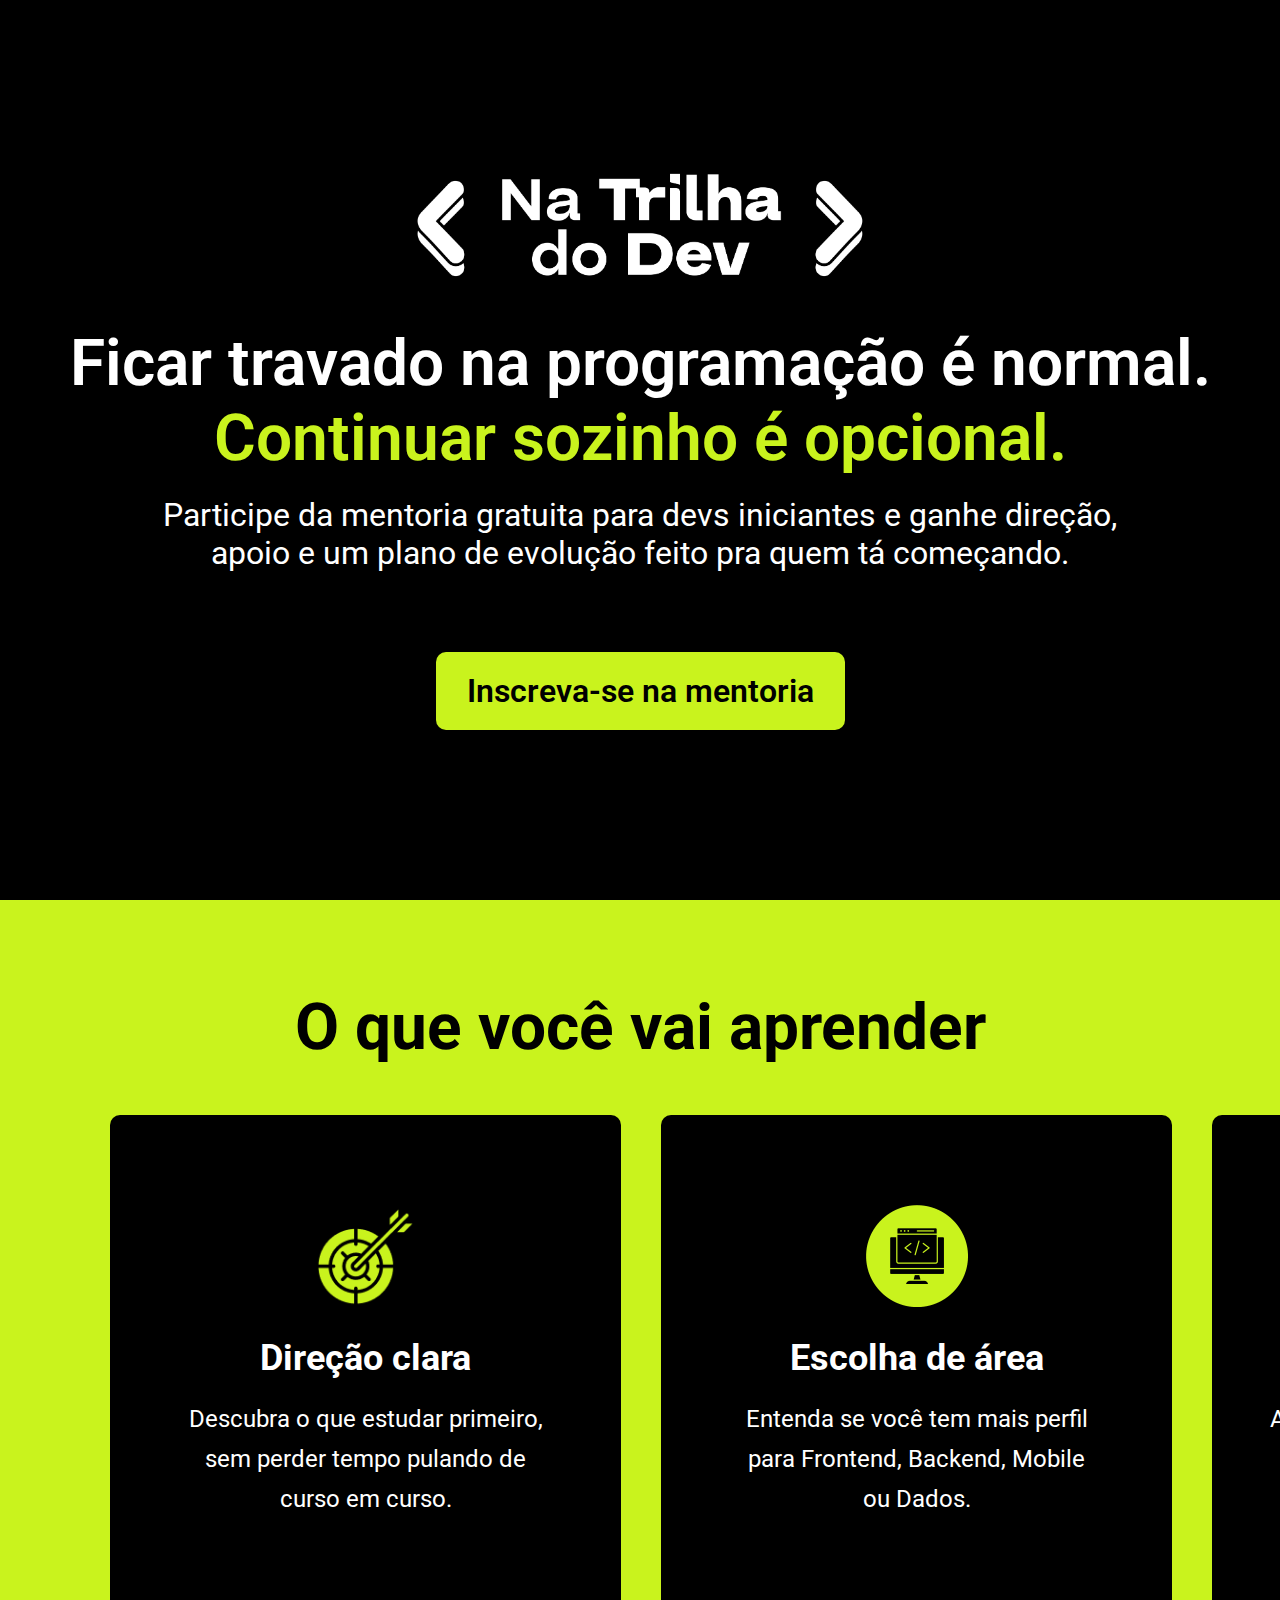
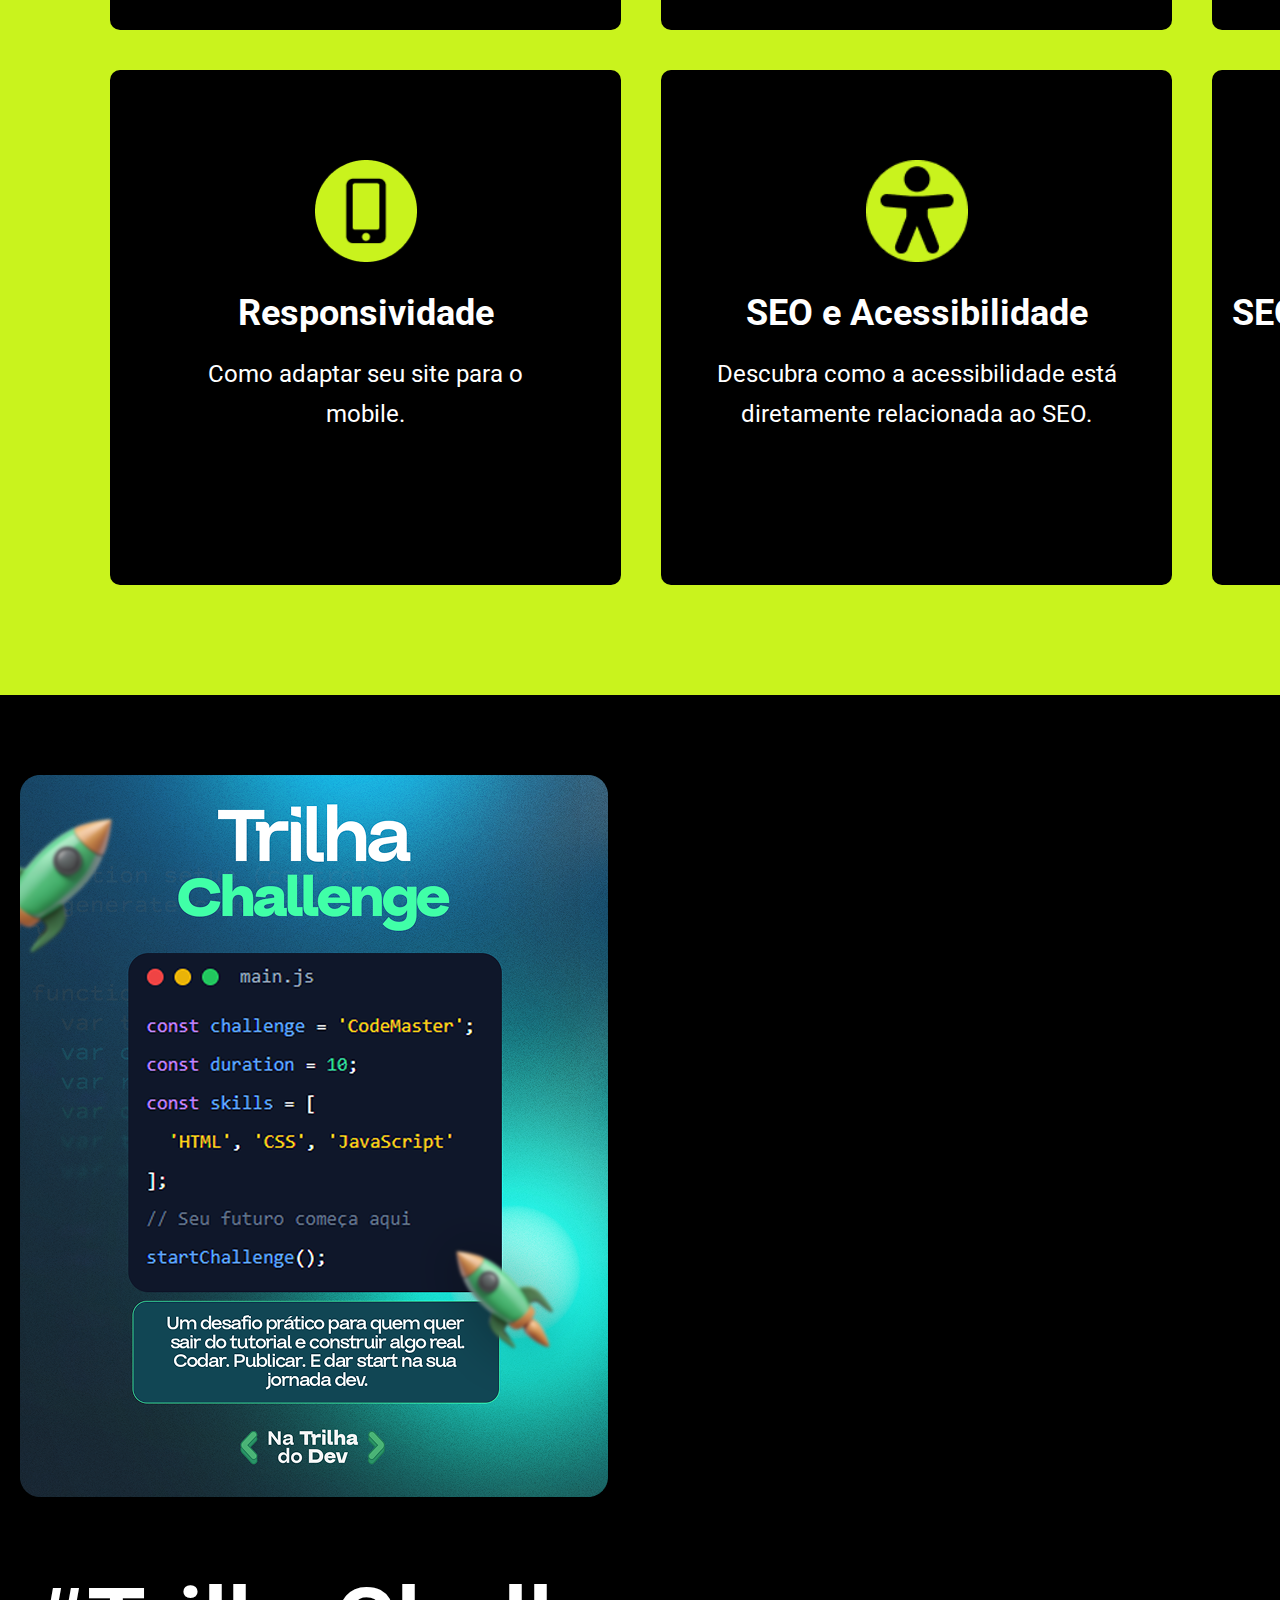
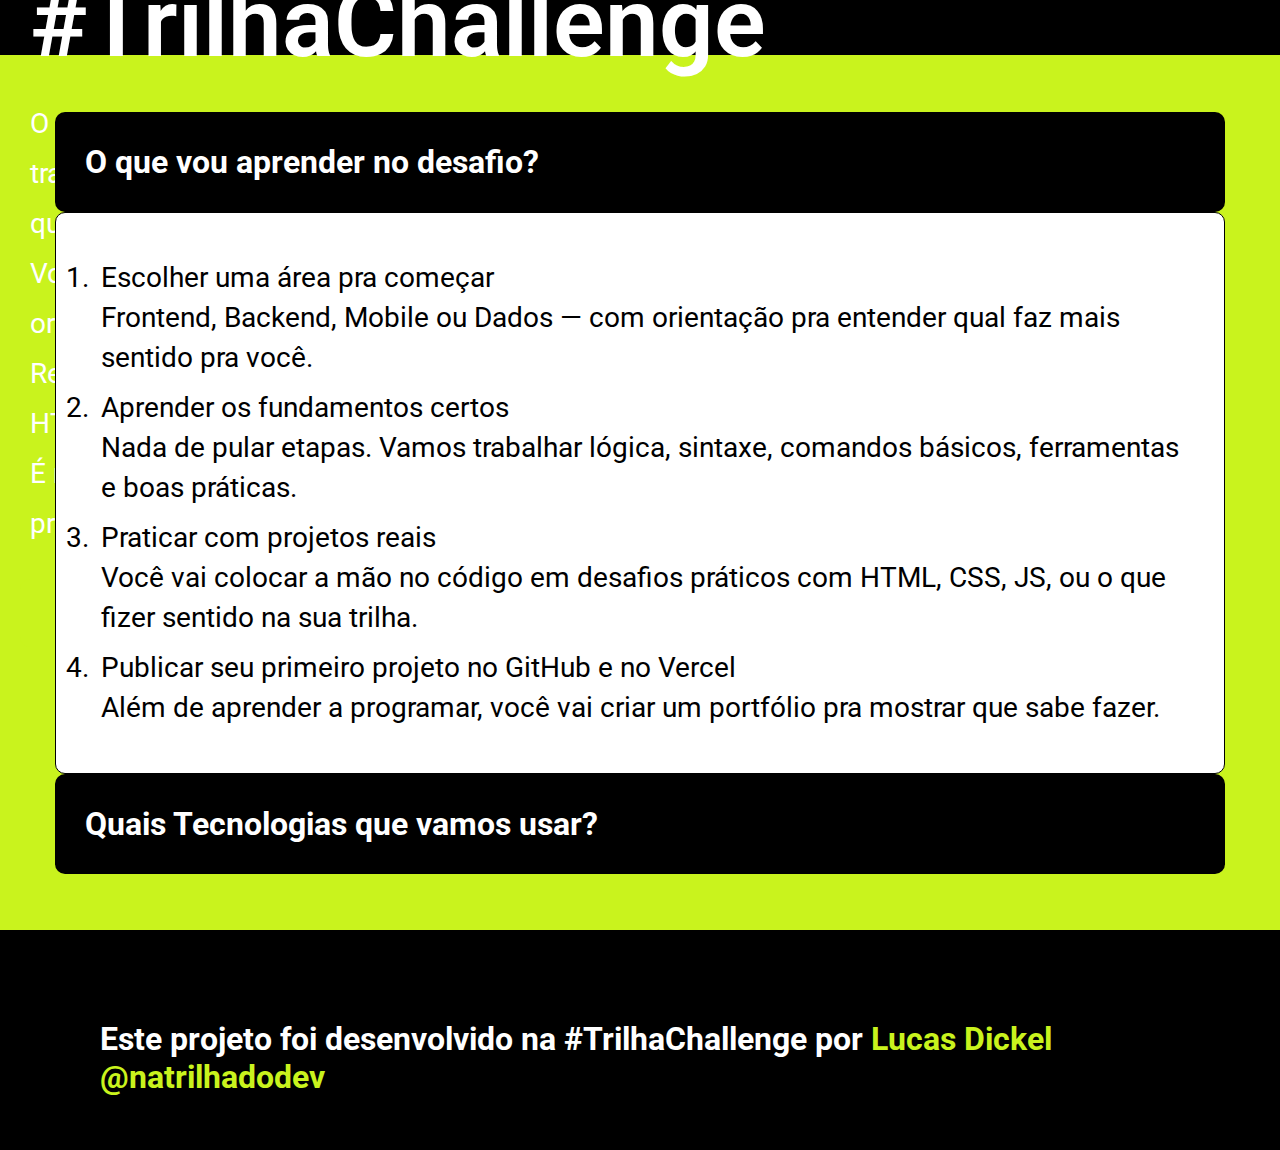
<file: index.html>
<!DOCTYPE html>
<html lang="pt-br">

    <head>
        <meta charset="UTF-8">
        <meta name="viewport" content="width=device-width, initial-scale=1.0">
        <title>Na Trilha do Dev</title>
        <link rel="stylesheet" href="estilo/style.css">
    </head>

    <body>
        <header>
            <div class="container1">
                <div class="logo">
                    <img src="imagens/logo.png" alt="imagem logo na trilha do dev">
                </div>
                <div class="textos1">
                    <h1>Ficar travado na programação é normal.</h1>
                    <h2>Continuar sozinho é opcional.</h2>
                    <p>Participe da mentoria gratuita para devs iniciantes e ganhe direção,<br>
                    apoio e um plano de evolução feito pra quem tá começando.
                    </p>
                </div>
                <div class="botao-inscrever">
                    <a href="matricula.html">Inscreva-se na mentoria</a>
                </div>
            </div>
        </header>

        <main>
            <!-- PARTE DO APRENDIZADO -->
            <section class="aprendizado">
                <h2>O que você vai aprender</h2>    
                <div class="cards">
                    <div class="card">
                        <img src="imagens/arco.png" alt="icone arco">
                        <h3>Direção clara</h3>
                        <p>Descubra o que estudar primeiro, <br> sem perder tempo pulando de <br> curso em curso.</p>
                    </div>

                    <div class="card">
                        <img src="imagens/web.png" alt="icone web">
                        <h3>Escolha de área</h3>
                        <p>Entenda se você tem mais perfil <br> para Frontend, Backend, Mobile <br> ou Dados.</p>
                    </div>

                    <div class="card">
                        <img src="imagens/duvida1.png" alt="icone duvidas">
                        <h3>Espaço para dúvidas</h3>
                        <p>Aqui você pode perguntar sem medo <br> e receber respostas humanas e <br> diretas.</p>
                    </div>

                    <div class="card">
                        <img src="imagens/smartphone 1.png" alt="icone smartphone">
                        <h3>Responsividade</h3>
                        <p>Como adaptar seu site para o <br> mobile.</p>
                    </div>

                    <div class="card">
                        <img src="imagens/Vector.png" alt="icone vector">
                        <h3>SEO e Acessibilidade</h3>
                        <p>Descubra como a acessibilidade está <br> diretamente relacionada ao SEO.</p>
                    </div>

                    <div class="card">
                        <img src="imagens/link.png" alt="icone link">
                        <h3>SEO Off-Page e Link Building</h3>
                        <p>Aumente a autoridade do seu site <br> com estratégias de backlinks.</p>
                    </div>
                </div>
            </section>  
            <!-- PARTE DA TRILHA -->
            <section class="trilha">
                <div class="trilha-container">
                    <div class="img-trilha">
                        <img src="imagens/imagem-trilha.png" alt="imagem #TrilhaChallenge">
                    </div>
                    <div class="textos2">
                        <h1>#TrilhaChallenge</h1>
                        <p>O #TrilhaChallenge é uma experiência prática onde você vai transformar um layout profissional em um site funcional — do jeitinho que acontece no mercado. <br>
                        Você vai receber um layout exclusivo criado no Figma, junto com orientações e prazos para colocar a mão no código. Seu objetivo? Reproduzir o layout com fidelidade, aplicando boas práticas de HTML, CSS e JavaScript (ou a stack que você estiver aprendendo). <br>
                        É mais que um exercício: é um passo real rumo ao seu portfólio profissional.
                        </p>
                        <a class="btn-trilha" href="#">Cadastre-se</a>
                    </div>
                </div>
            </section>
            <!-- PARTE DA LISTA -->
            <section class="lista">
                    <div class="bloco-lista">
                        <div class="bloco-topo">
                            <h2>O que vou aprender no desafio?</h2>
                        </div>
                        <div class="bloco-conteudo">
                            <ol>
                                <li>Escolher uma área pra começar <br> Frontend, Backend, Mobile ou Dados — com orientação pra entender qual faz mais <br> sentido pra você.</li>
                                <li>Aprender os fundamentos certos <br> Nada de pular etapas. Vamos trabalhar lógica, sintaxe, comandos básicos, ferramentas <br> e boas práticas.</li>
                                <li>Praticar com projetos reais <br> Você vai colocar a mão no código em desafios práticos com HTML, CSS, JS, ou o que <br> fizer sentido na sua trilha.</li>
                                <li>Publicar seu primeiro projeto no GitHub e no Vercel <br> Além de aprender a programar, você vai criar um portfólio pra mostrar que sabe fazer.</li>
                            </ol>
                        </div>
                        <div class="bloco-rodape">
                            <h2>Quais Tecnologias que vamos usar?</h2>
                        </div>
                    </div>
            </section>
        </main>
        <!-- RODAPE -->
        <footer class="footer-principal">
            <div class="container-footer">
                <p>Este projeto foi desenvolvido na #TrilhaChallenge por <span>Lucas Dickel</span></p>
                <a href="#">@natrilhadodev</a>
            </div>
        </footer>
    </body>
</html>
</file>
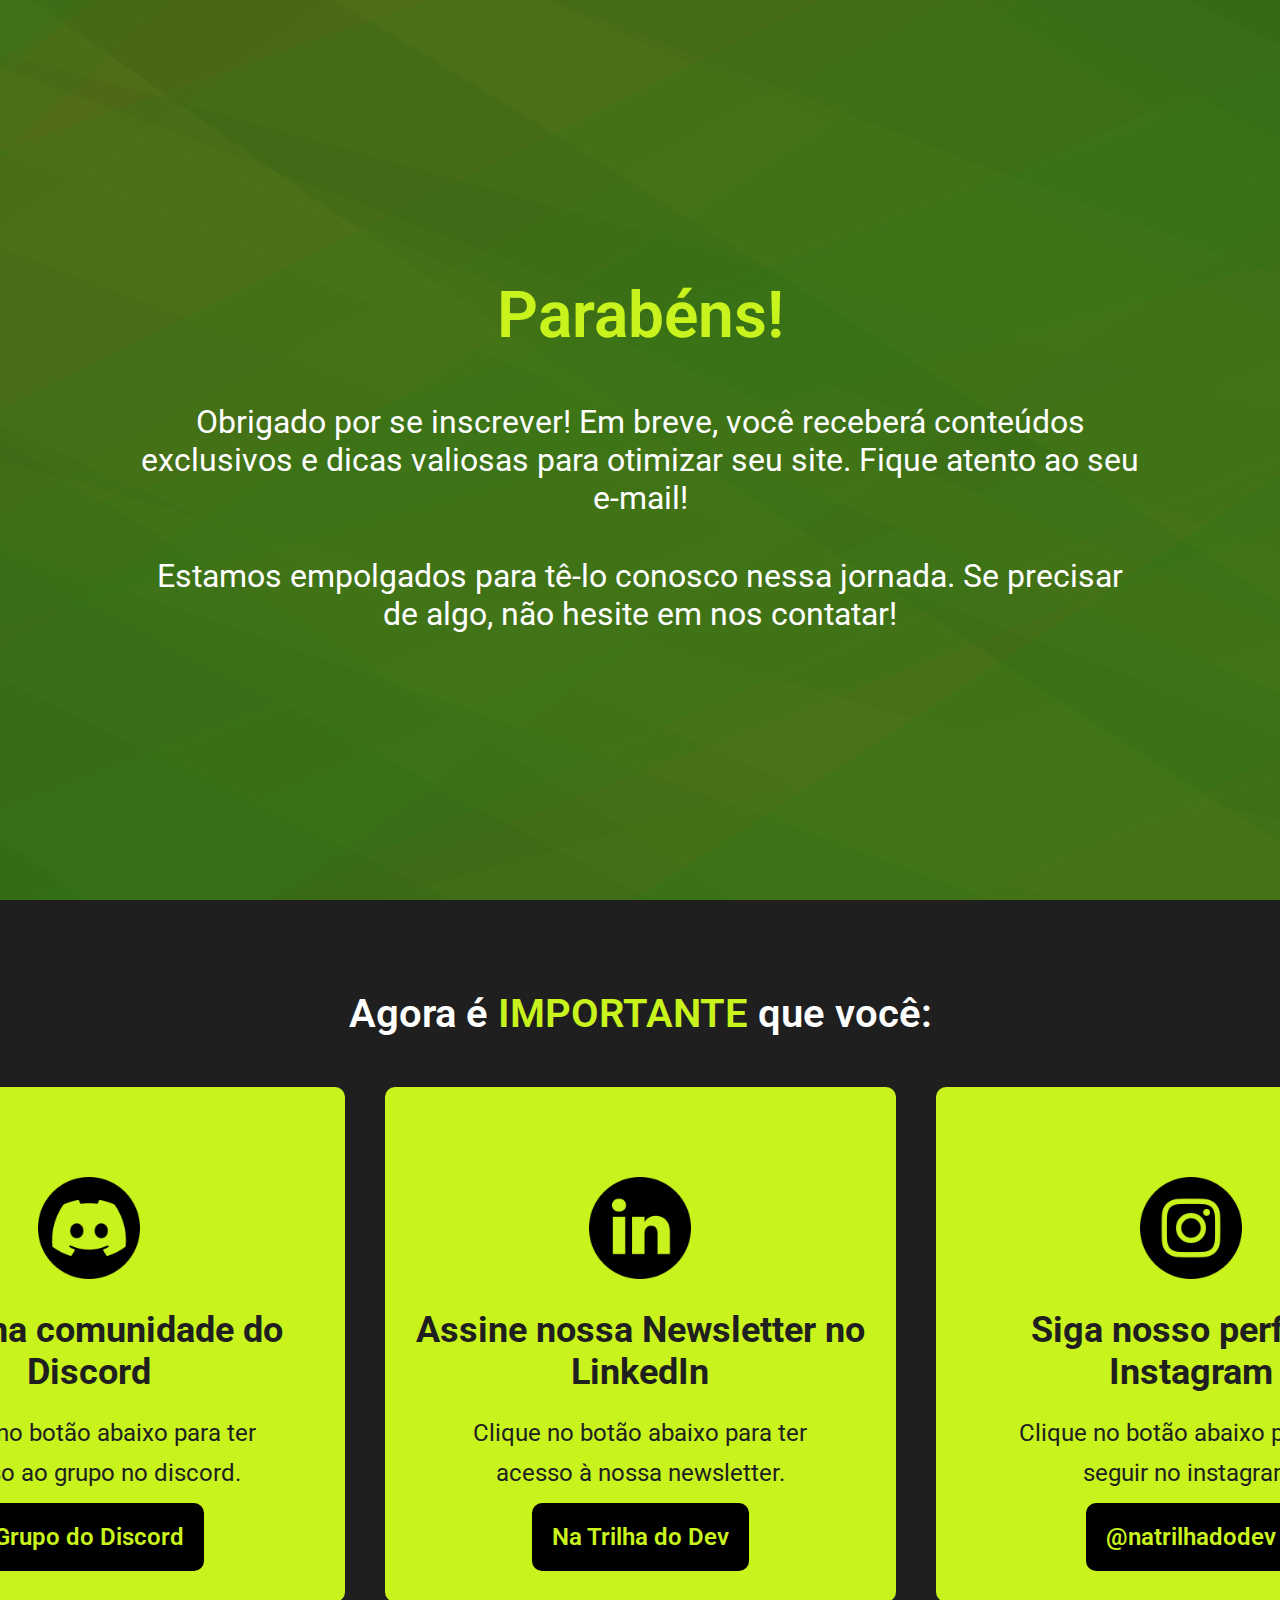
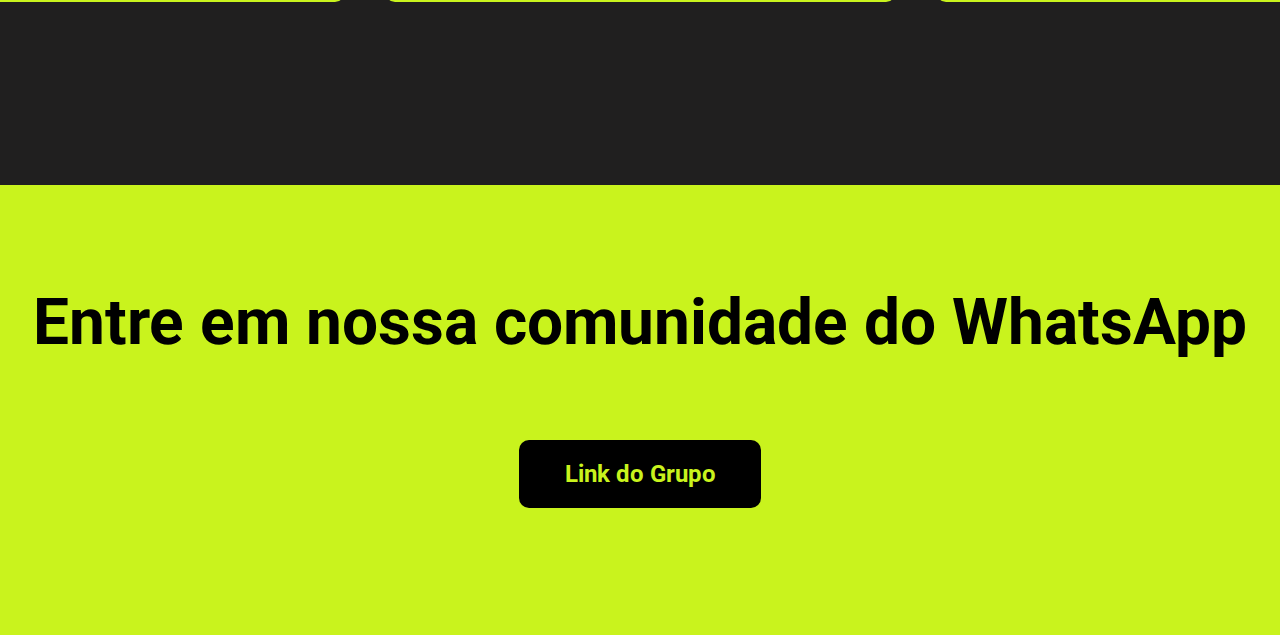
<file: matricula.html>
<!DOCTYPE html>
<html lang="pt-br">

    <head>
        <meta charset="UTF-8">
        <meta name="viewport" content="width=device-width, initial-scale=1.0">
        <title>Matricula</title>
        <link rel="stylesheet" href="estilo/style.css">
    </head>

    <body>
        <main>
            <!--PARTE 1 DO PARABENS-->
            <section class="mensagem">
                <h1>Parabéns!</h1>
                <p>Obrigado por se inscrever! Em breve, você receberá conteúdos <br> exclusivos e dicas valiosas para otimizar seu site. Fique atento ao seu <br> e-mail! </p>
                <p>Estamos empolgados para tê-lo conosco nessa jornada. Se precisar <br> de algo, não hesite em nos contatar!</p>
            </section>
            <!--PARTE DAS REDES SOCIAIS-->
            <section class="links-socias">
                <h2>Agora é <span>IMPORTANTE</span> que você:</h2>    
                <div class="cards2">
                    <div class="card2">
                        <img src="imagens/Discord.svg" alt="icone Discord">
                        <h3>Entre na comunidade do Discord</h3>
                        <p>Clique no botão abaixo para ter <br> acesso ao grupo no discord.</p>
                        <a href="#">Grupo do Discord</a>
                    </div>

                    <div class="card2">
                        <img src="imagens/Linkedin.svg" alt="icone Linkedin">
                        <h3>Assine nossa Newsletter no LinkedIn</h3>
                        <p>Clique no botão abaixo para ter <br> acesso à nossa newsletter.</p>
                        <a href="#">Na Trilha do Dev</a>
                    </div>

                    <div class="card2">
                        <img src="imagens/Instagram.svg" alt="icone Instagram">
                        <h3>Siga nosso perfil no Instagram</h3>
                        <p>Clique no botão abaixo para nos <br> seguir no instagram. </p>
                        <a href="#">@natrilhadodev</a>
                    </div>
                </div>
            </section>  
        </main>
        <!--RODAPE DA SEGUNDA PARTE-->
        <footer class="roda">
            <div class="rodape2">
                <h2>Entre em nossa comunidade do WhatsApp</h2>
                <a href="#">Link do Grupo</a>
            </div>
        </footer>
    </body>
</html>
</file>
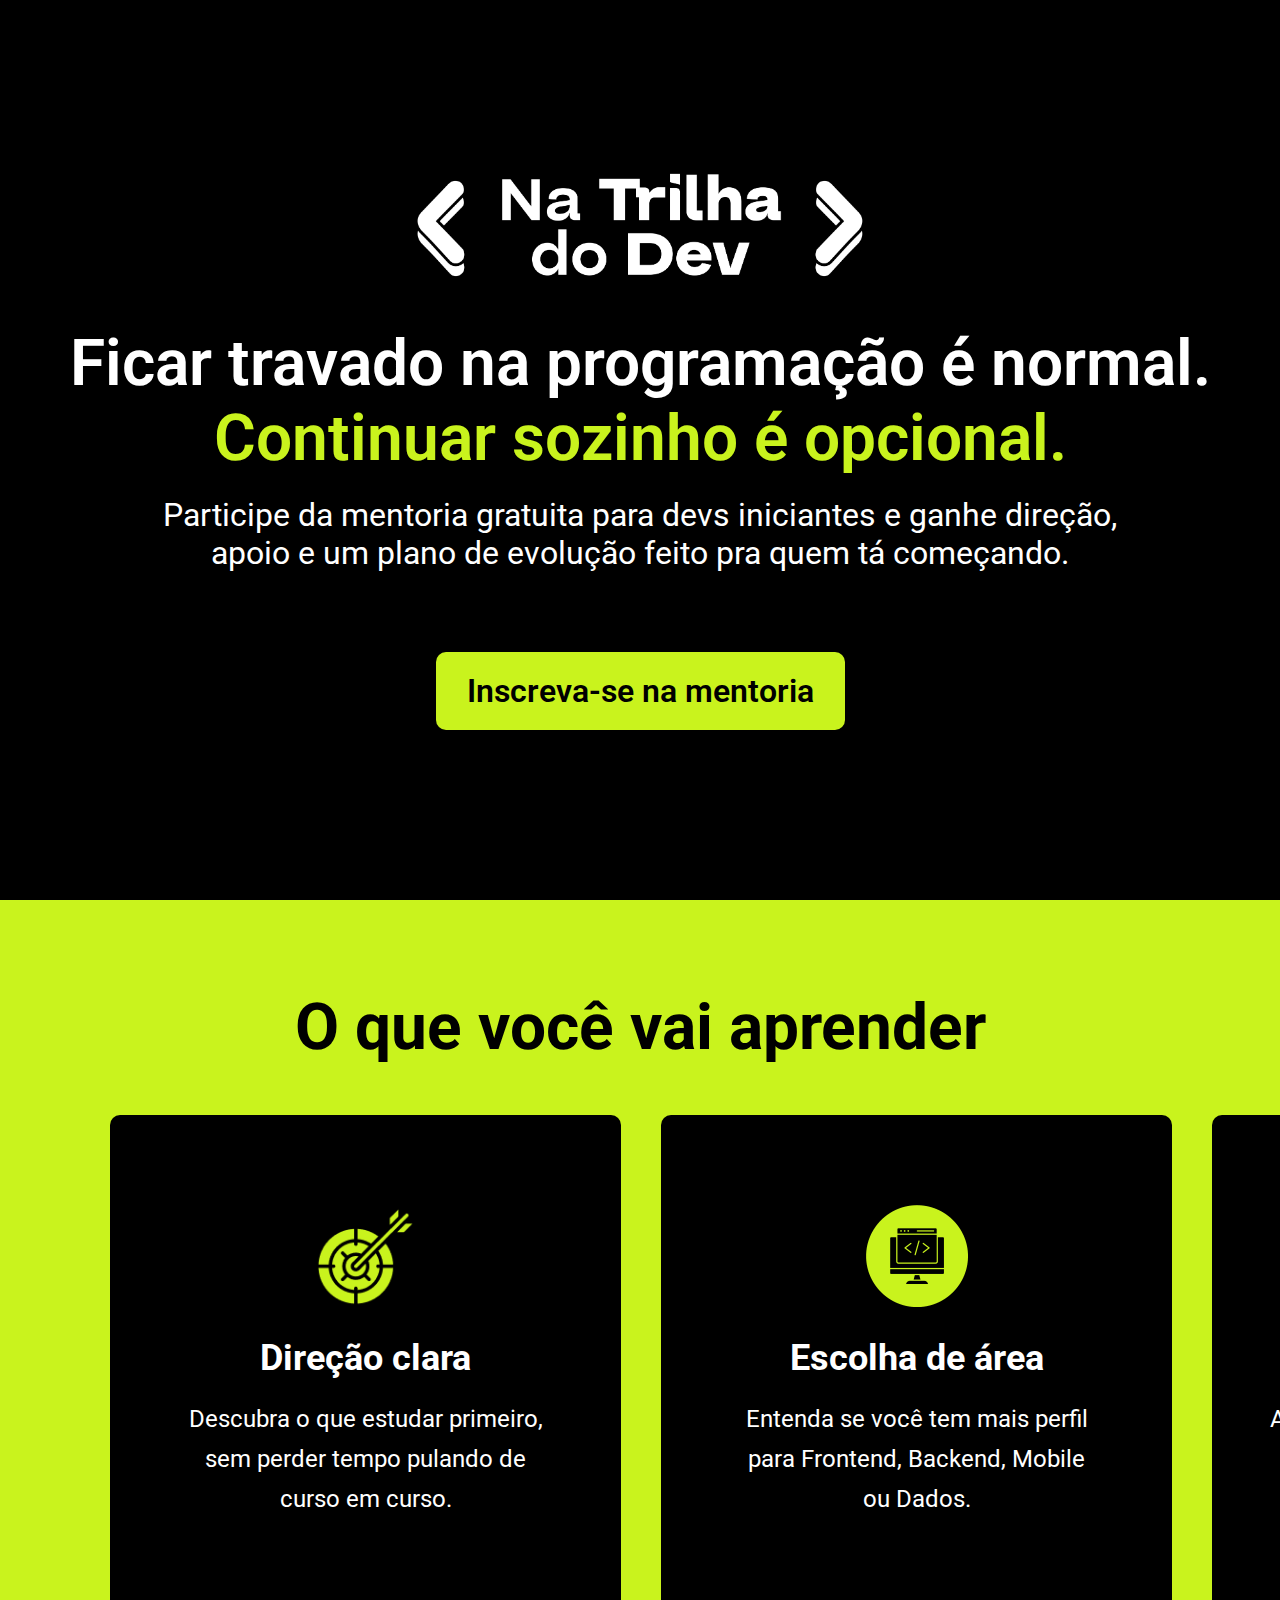
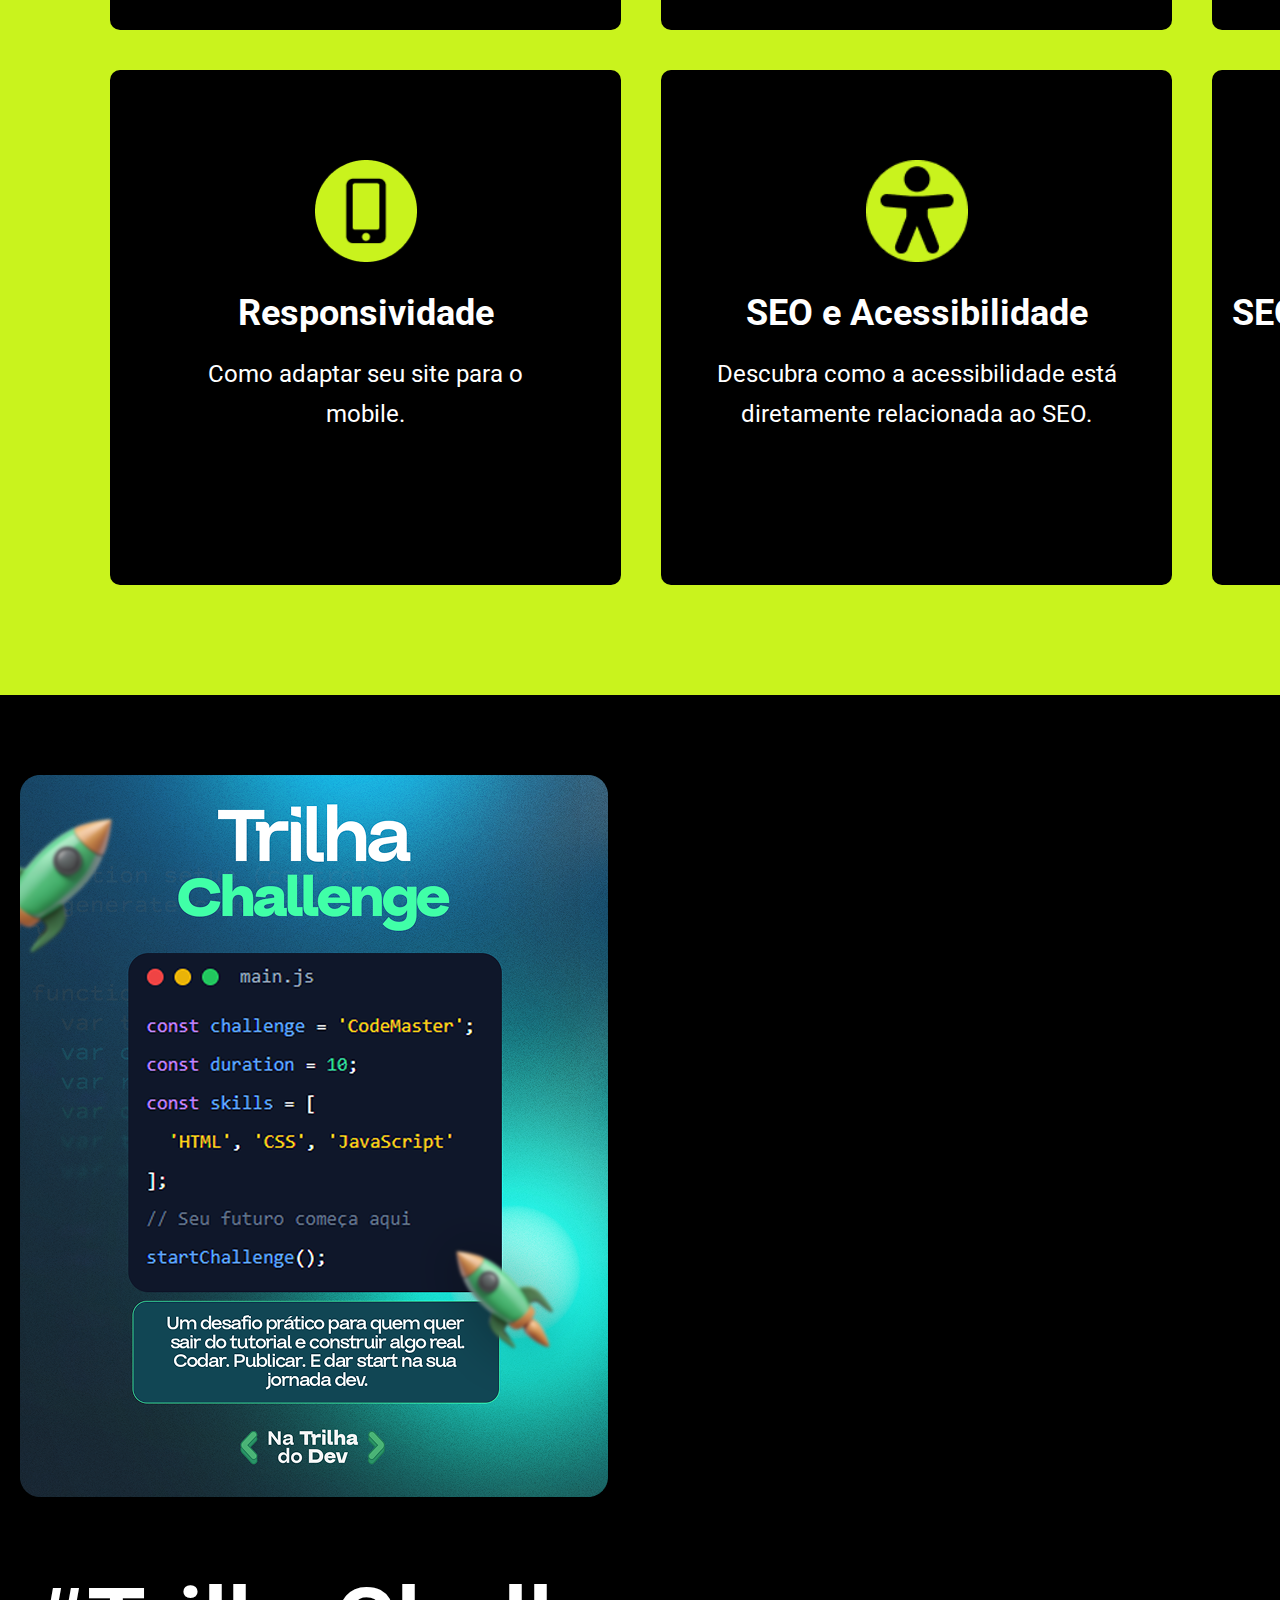
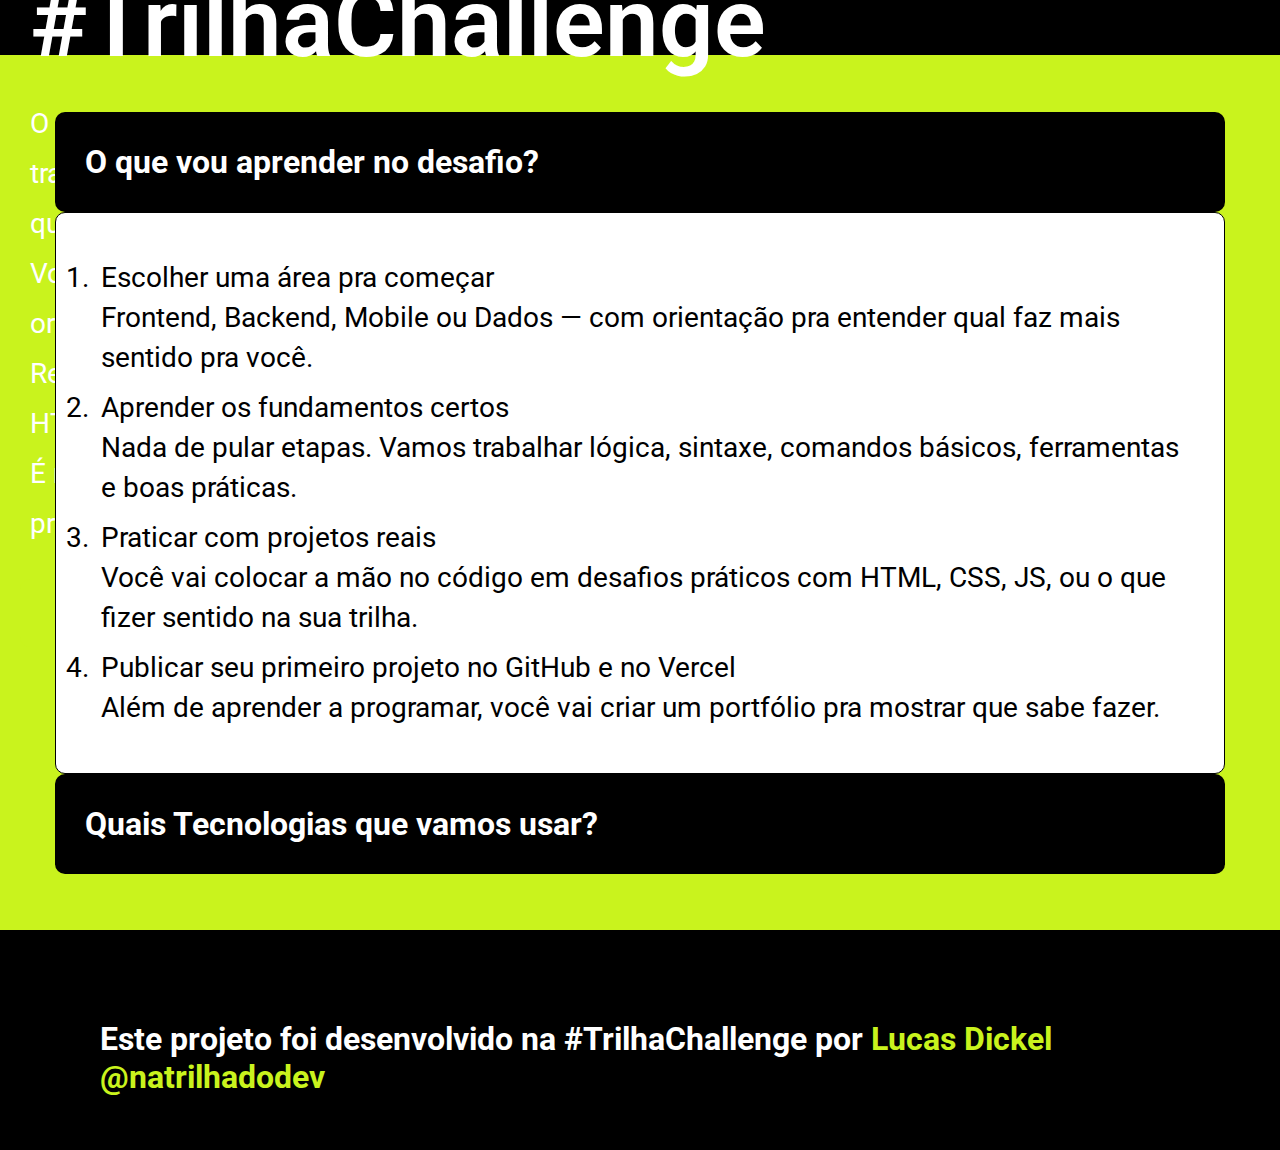
<file: trilhachallenge.html>
<!DOCTYPE html>
<html lang="pt-br">

    <head>
        <meta charset="UTF-8">
        <meta name="viewport" content="width=device-width, initial-scale=1.0">
        <title>Na Trilha do Dev</title>
        <link rel="stylesheet" href="estilo/style.css">
    </head>

    <body>
        <header>
            <div class="container1">
                <div class="logo">
                    <img src="imagens/logo.png" alt="imagem logo na trilha do dev">
                </div>
                <div class="textos1">
                    <h1>Ficar travado na programação é normal.</h1>
                    <h2>Continuar sozinho é opcional.</h2>
                    <p>Participe da mentoria gratuita para devs iniciantes e ganhe direção,<br>
                    apoio e um plano de evolução feito pra quem tá começando.
                    </p>
                </div>
                <div class="botao-inscrever">
                    <a href="matricula.html">Inscreva-se na mentoria</a>
                </div>
            </div>
        </header>

        <main>
            <!-- PARTE DO APRENDIZADO -->
            <section class="aprendizado">
                <h2>O que você vai aprender</h2>    
                <div class="cards">
                    <div class="card">
                        <img src="imagens/arco.png" alt="icone arco">
                        <h3>Direção clara</h3>
                        <p>Descubra o que estudar primeiro, <br> sem perder tempo pulando de <br> curso em curso.</p>
                    </div>

                    <div class="card">
                        <img src="imagens/web.png" alt="icone web">
                        <h3>Escolha de área</h3>
                        <p>Entenda se você tem mais perfil <br> para Frontend, Backend, Mobile <br> ou Dados.</p>
                    </div>

                    <div class="card">
                        <img src="imagens/duvida1.png" alt="icone duvidas">
                        <h3>Espaço para dúvidas</h3>
                        <p>Aqui você pode perguntar sem medo <br> e receber respostas humanas e <br> diretas.</p>
                    </div>

                    <div class="card">
                        <img src="imagens/smartphone 1.png" alt="icone smartphone">
                        <h3>Responsividade</h3>
                        <p>Como adaptar seu site para o <br> mobile.</p>
                    </div>

                    <div class="card">
                        <img src="imagens/Vector.png" alt="icone vector">
                        <h3>SEO e Acessibilidade</h3>
                        <p>Descubra como a acessibilidade está <br> diretamente relacionada ao SEO.</p>
                    </div>

                    <div class="card">
                        <img src="imagens/link.png" alt="icone link">
                        <h3>SEO Off-Page e Link Building</h3>
                        <p>Aumente a autoridade do seu site <br> com estratégias de backlinks.</p>
                    </div>
                </div>
            </section>  
            <!-- PARTE DA TRILHA -->
            <section class="trilha">
                <div class="trilha-container">
                    <div class="img-trilha">
                        <img src="imagens/imagem-trilha.png" alt="imagem #TrilhaChallenge">
                    </div>
                    <div class="textos2">
                        <h1>#TrilhaChallenge</h1>
                        <p>O #TrilhaChallenge é uma experiência prática onde você vai transformar um layout profissional em um site funcional — do jeitinho que acontece no mercado. <br>
                        Você vai receber um layout exclusivo criado no Figma, junto com orientações e prazos para colocar a mão no código. Seu objetivo? Reproduzir o layout com fidelidade, aplicando boas práticas de HTML, CSS e JavaScript (ou a stack que você estiver aprendendo). <br>
                        É mais que um exercício: é um passo real rumo ao seu portfólio profissional.
                        </p>
                        <a class="btn-trilha" href="#">Cadastre-se</a>
                    </div>
                </div>
            </section>
            <!-- PARTE DA LISTA -->
            <section class="lista">
                    <div class="bloco-lista">
                        <div class="bloco-topo">
                            <h2>O que vou aprender no desafio?</h2>
                        </div>
                        <div class="bloco-conteudo">
                            <ol>
                                <li>Escolher uma área pra começar <br> Frontend, Backend, Mobile ou Dados — com orientação pra entender qual faz mais <br> sentido pra você.</li>
                                <li>Aprender os fundamentos certos <br> Nada de pular etapas. Vamos trabalhar lógica, sintaxe, comandos básicos, ferramentas <br> e boas práticas.</li>
                                <li>Praticar com projetos reais <br> Você vai colocar a mão no código em desafios práticos com HTML, CSS, JS, ou o que <br> fizer sentido na sua trilha.</li>
                                <li>Publicar seu primeiro projeto no GitHub e no Vercel <br> Além de aprender a programar, você vai criar um portfólio pra mostrar que sabe fazer.</li>
                            </ol>
                        </div>
                        <div class="bloco-rodape">
                            <h2>Quais Tecnologias que vamos usar?</h2>
                        </div>
                    </div>
            </section>
        </main>
        <!-- RODAPE -->
        <footer class="footer-principal">
            <div class="container-footer">
                <p>Este projeto foi desenvolvido na #TrilhaChallenge por <span>Lucas Dickel</span></p>
                <a href="#">@natrilhadodev</a>
            </div>
        </footer>
    </body>
</html>
</file>
<file: estilo/style.css>
@charset "UTF-8";

@import url('https://fonts.googleapis.com/css2?family=Roboto:ital,wght@0,100..900;1,100..900&display=swap');

/* ================================
   RESET & BASE
==================================*/
* {
    margin: 0;
    padding: 0;
}

body, html {
    overflow-x: hidden;
}

/* ================================
   HEADER / LOGO / HERO
==================================*/
header {
    background-color: #000;
    height: 100vh;
    display: flex;
    align-items: center;
    justify-content: center;
}

.logo {
    display: flex;
    align-items: center;
}

.logo img {
    width: auto;
    height: 135px;
    margin: auto;
    padding: 30px;
    transition: transform 0.3s, box-shadow 0.3s;
}

.logo img:hover {
    transform: scale(1.05); 
    box-shadow: 0 8px 16px rgba(0, 0, 0, 0.2);
}

.textos1 h1, .textos1 h2 {
    font-family: "Roboto", sans-serif;
    font-weight: 600;
    text-align: center;
    font-size: 64px;
}

.textos1 h1 {
    color: white;
}

.textos1 h2 {
    color: #c9f31d;
}

.textos1 p {
    width: 100%;
    max-width: 100%;
    padding: 20px;
    box-sizing: border-box;
    color: #fff;
    font-size: 32px;
    font-weight: 400;
    text-align: center;
    font-family: "Roboto", sans-serif;
}

/* ================================
   BOTÃO DE INSCREVER
==================================*/
.botao-inscrever {
    margin-top: 20px;
    padding: 40px;
    text-align: center;
}

.botao-inscrever a {
    color: #000;
    background-color: #c9f31d;
    text-decoration: none;
    font-weight: 600;
    font-size: 32px;
    font-family: "Roboto", sans-serif;
    padding: 20px;
    border-radius: 10px;
    width: 369px;
    display: inline-block;
    transition: transform 0.3s, box-shadow 0.3s, background-color 0.3s;
}

.botao-inscrever a:hover {
    background-color: #d1eb6a;
    transform: scale(1.05); 
    box-shadow: 0 8px 16px rgba(0, 0, 0, 0.2);
}

/* ================================
   APRENDIZADO
==================================*/
.aprendizado {
    background-color: #c9f31d;
    padding: 60px 20px;
    text-align: center;
}

.aprendizado h2 {
    font-family: "Roboto", sans-serif;
    font-weight: 700;
    font-size: 64px;
    padding-top: 30px;
}

.cards, .cards2 {
    display: grid;
    grid-template-columns: repeat(3, 1fr);
    gap: 40px;
    margin: 20px 60px;
    padding: 30px;
}

.card, .card2 {
    width: 511px;
    height: 495px;
    border-radius: 10px;
    text-align: center;
    display: flex;
    flex-direction: column;
    align-items: center;
    margin: auto;
    padding-bottom: 20px;
    transition: transform 0.3s, box-shadow 0.3s;
}

.card {
    background-color: #000;
}

.card2 {
    background-color: #c9f31d;
}

.card:hover, .card2:hover {
    transform: scale(1.05);
    box-shadow: 0 8px 16px rgba(0,0,0,0.2);
}

.card img, .card2 img {
    width: 102px;
    height: 102px;
    margin: 10px;
    padding: 80px 10px 10px 10px;
}

.card h3, .card2 h3 {
    font-size: 36px;
    font-weight: 700;
    padding: 10px;
    font-family: "Roboto", sans-serif;
}

.card p, .card2 p {
    font-size: 24px;
    padding: 10px;
    line-height: 40px;
    font-family: "Roboto", sans-serif;
}

.card h3, .card p {
    color: #fff;
}

.card2 h3, .card2 p {
    color: #201f1f;
}

.cards2 a {
    background-color: #000;
    color: #c9f31d;
    text-decoration: none;
    padding: 20px;
    border-radius: 10px;
    font-family: "Roboto", sans-serif;
    font-weight: 600;
    font-size: 24px;
}

/* ================================
   TRILHA CHALLENGE
==================================*/
.trilha {
    background-color: #000;
    padding: 80px 20px;
    height: 800px;
    display: flex;
}

.trilha-container {
    display: flex;
    align-items: center;
    justify-content: space-between;
    flex-wrap: wrap;
    max-width: 1600px;
    margin: 0 auto;
    gap: 60px;
}

.img-trilha {
    display: flex;
    align-items: center;
}

.img-trilha img {
    width: 588px;
    height: 722px;
}

.textos2 h1 {
    font-size: 96px;
    color: #fff;
    font-family: "Roboto", sans-serif;
    font-weight: 600;
    padding: 10px;
    max-width: 600px;
}

.textos2 p {
    font-size: 28px;
    color: #fff;
    line-height: 50px;
    max-width: 863px;
    padding: 10px;
    font-family: "Roboto", sans-serif;
    text-align: left;
}

.btn-trilha {
    display: inline-block;
    margin-top: 20px;
    padding: 20px;
    width: 200px;
    background-color: #c9f31d;
    color: #000;
    border-radius: 10px;
    font-size: 24px;
    font-family: "Roboto", sans-serif;
    font-weight: 600;
    text-decoration: none;
    text-align: center;
    transition: transform 0.3s, box-shadow 0.3s;
}

.btn-trilha:hover {
    transform: scale(1.05);
    box-shadow: 0 8px 16px rgba(0,0,0,0.2);
}

/* ================================
   LISTA DE APRENDIZADO
==================================*/
.lista {
    background-color: #c9f31d;
    display: flex;
    align-items: center;
    height: 875px;
}

.bloco-lista {
    margin: 60px auto;
    line-height: 40px;
    align-items: center;
}

.bloco-topo, .bloco-rodape {
    background-color: #000;
    border-radius: 10px;
    padding: 30px;
}

.bloco-topo h2, .bloco-rodape h2 {
    font-size: 32px;
    font-weight: 700;
    color: #fff;
    font-family: "Roboto", sans-serif;
    text-align: left;
}

.bloco-conteudo {
    background-color: #fff;
    border: 1px solid black;
    border-radius: 10px;
    padding: 40px;
}

.bloco-conteudo ol li {
    font-size: 28px;
    color: #000;
    padding: 5px;
    font-family: "Roboto", sans-serif;
}

/* ================================
   RODAPE PRINCIPAL
==================================*/
.footer-principal {
    background-color: #000;
    padding: 20px 0;
    height: 180px;
}

.container-footer {
    max-width: 1600px;
    margin: 70px 100px;
    display: flex;
    justify-content: space-between;
    align-items: center;
    flex-wrap: wrap;
}

.footer-principal p {
    font-size: 32px;
    font-weight: 700;
    color: #fff;
    font-family: "Roboto", sans-serif;
}

.footer-principal p span {
    color: #c9f31d;
}

.footer-principal a {
    color: #c9f31d;
    text-decoration: none;
    font-size: 32px;
    font-weight: 700;
    font-family: "Roboto", sans-serif;
}

/* ================================
   SEGUNDA PÁGINA
==================================*/
section.mensagem {
    background-image: url(../imagens/fundo-verde.png);
    background-color: #18240ce8;
    min-height: 100vh;
    display: flex;
    justify-content: center;
    flex-direction: column;
    text-align: center;
}

.mensagem h1 {
    font-size: 64px;
    color: #c9f31d;
    padding: 30px;
    font-family: "Roboto", sans-serif;
    font-weight: 600;
}

.mensagem p {
    font-size: 32px;
    color: #fff;
    padding: 20px;
    font-family: "Roboto", sans-serif;
}

/* ================================
   REDES SOCIAIS
==================================*/
.links-socias {
    background-color: #201f1f;
    padding: 60px 20px;
    height: 85vh;
    display: flex;
    flex-direction: column;
    align-items: center;
}

.links-socias h2 {
    font-size: 40px;
    padding-top: 30px;
    color: #fff;
    font-family: "Roboto", sans-serif;
    font-weight: 600;
}

.links-socias h2 span {
    color: #c9f31d;
}

/* ================================
   RODAPÉ 2
==================================*/
footer.roda {
    background-color: #c9f31d;
    height: 450px;
}

.rodape2 {
    display: flex;
    flex-direction: column;
    align-items: center;
    justify-content: center;
}

.rodape2 h2 {
    font-size: 64px;
    padding: 100px 0 80px 0;
    color: #000;
    font-family: "Roboto", sans-serif;
    font-weight: 700;
}

.rodape2 a {
    font-size: 24px;
    padding: 20px;
    width: 202px;
    background-color: #000;
    color: #c9f31d;
    border-radius: 10px;
    text-decoration: none;
    text-align: center;
    font-family: "Roboto", sans-serif;
    font-weight: 700;
    transition: transform 0.3s, box-shadow 0.3s;
}

.rodape2 a:hover {
    transform: scale(1.05);
    box-shadow: 0 8px 16px rgba(0,0,0,0.2);
}

/* ================================
   RESPONSIVO
==================================*/
@media (max-width: 768px) {

    /*parte do cabecalho*/

    header {
        height: 85vh !important; 
    }

    .container1 {
        padding: 10px;
        text-align: center;
    }

    .logo img {
        padding: 50px 0px 10px;
        width: 300px;
        height: auto;
        padding: 10px 0px;
    }

    .textos1 h1, .textos1 h2 {
        font-size: 26px !important ;
    }

    .textos1 p {
        font-size: 18px;
        padding: 20px 40px;
    }

    .textos1 p br {
        display: none;
    }

    /*parte dos cards*/

    .aprendizado h2 {
        font-size: 40px;
    }

    .cards, .cards2 {
        grid-template-columns: 1fr;
        margin: 0;
        padding: 20px;
    }

    .card, .card2 {
        width: 100%;
        height: auto;
    }

    .botao-inscrever a {
        padding: 15px 0px;
        font-size: 24px;
    }

    /* parte trilha */
    
    .trilha {
        position: relative;
        height: auto;
        padding: 40px 20px;
        
    }

    .img-trilha img {
        display: flex;
        margin: auto;
        width: 80%;
        height: auto;
    }

    .textos2 h1 {
        font-size: 40px;
    }

    .textos2 p {
        font-size: 25px;
    }

    /* parte da lista*/

    .lista {
        height: auto;
        padding: 40px 20px;
    }

    .bloco-topo h2, .bloco-rodape h2 {
        font-size: 28px;
    }

    .bloco-conteudo ol li {
        font-size: 24px;
    }

    /*rodape pagina 1*/

    .footer-principal {
        height: 180px;
        
    }

    .container-footer {
        margin: 0;
    }

    .footer-principal p  {
        font-size: 20px;
        padding: 30px;  
        text-align: center;
        
    }

    .footer-principal a {
        display: flex;
        text-align: center;
        margin: auto;
    }

    /*SEGUNDA PAGINA*/

    .mensagem p {
        font-size: 30px;
    }

    .mensagem p br {
        display: none;
    }

    .links-socias {
        height: 265vh;
        position: relative;
    }

    .links-socias h2 {
        font-size: 30px;
        padding: 10px;
        text-align: center;
    }

    /*rodape segunda pagina*/

    .rodape2 {
        height: 180px;
        padding: 60px 0px;
    }

    .rodape2 h2 {
        font-size: 50px;
        display: flex;
        text-align: center;
        margin: auto;
    }
}
</file>
